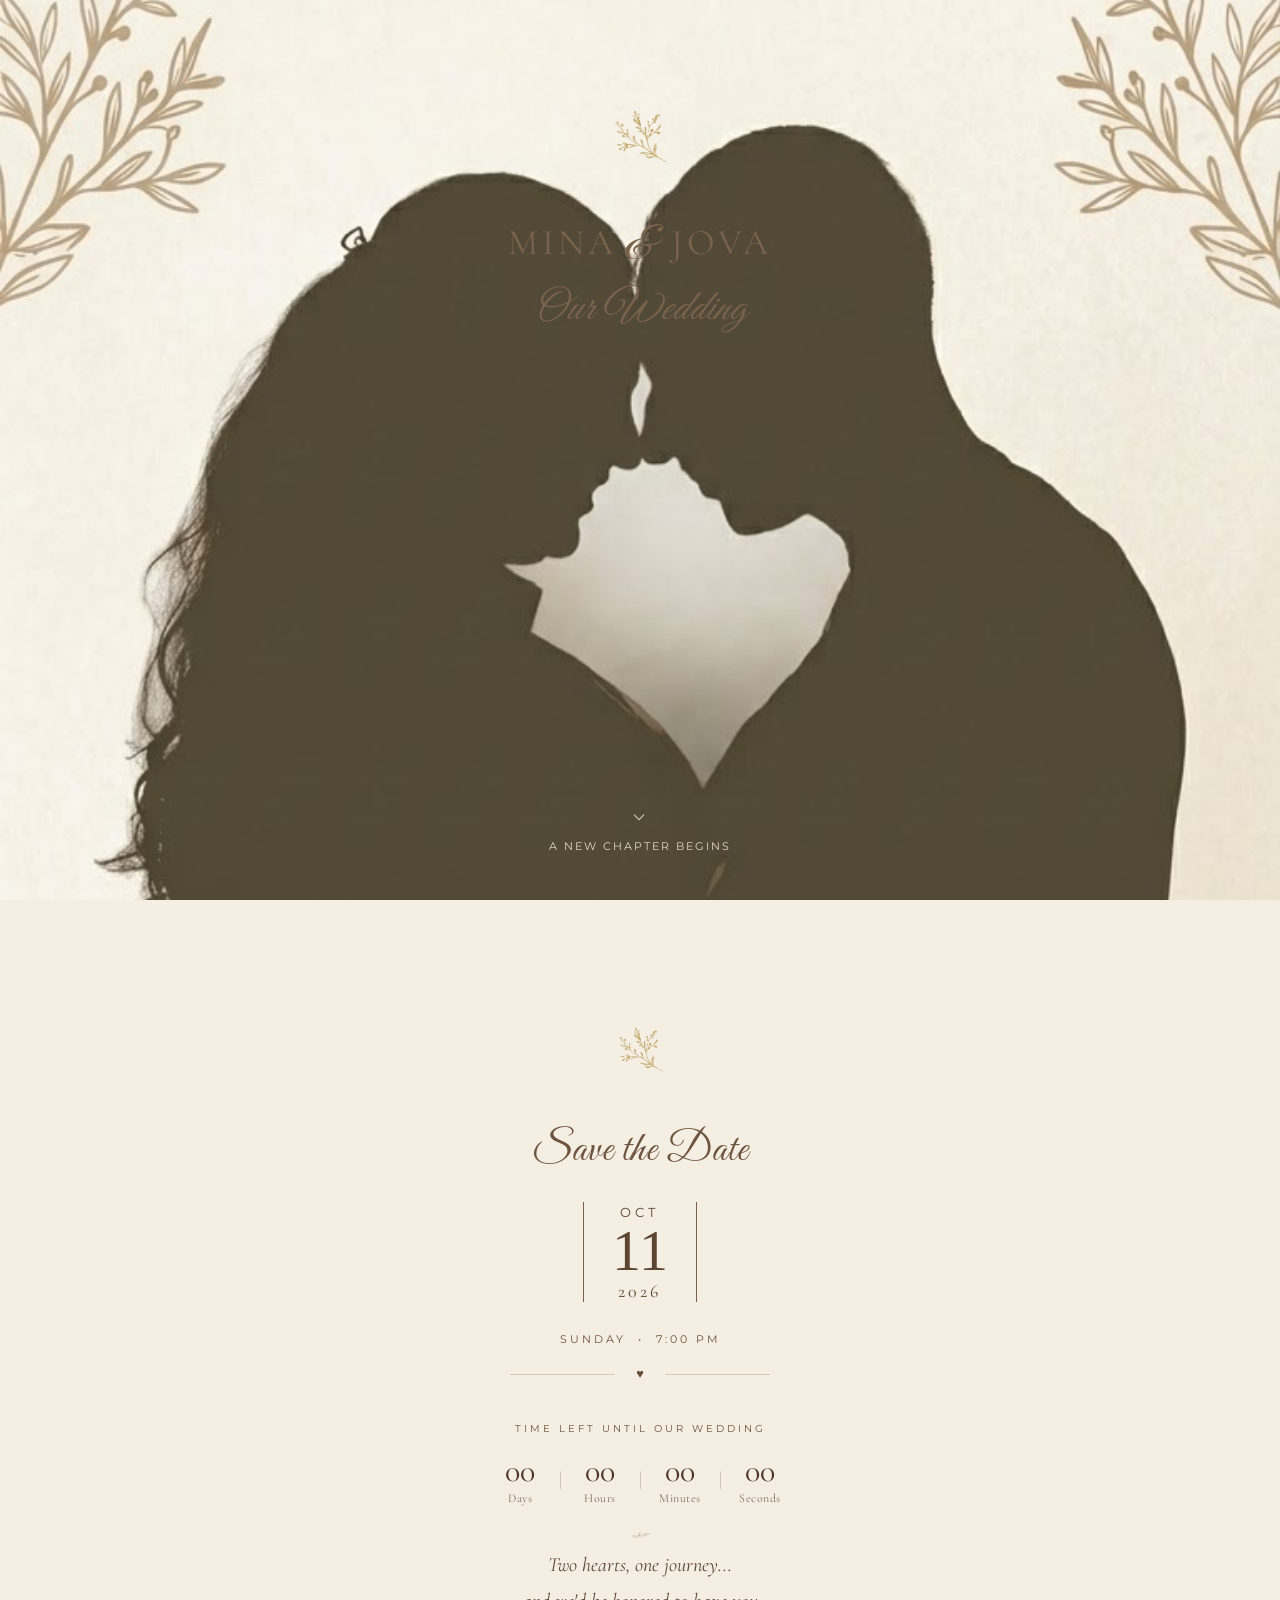
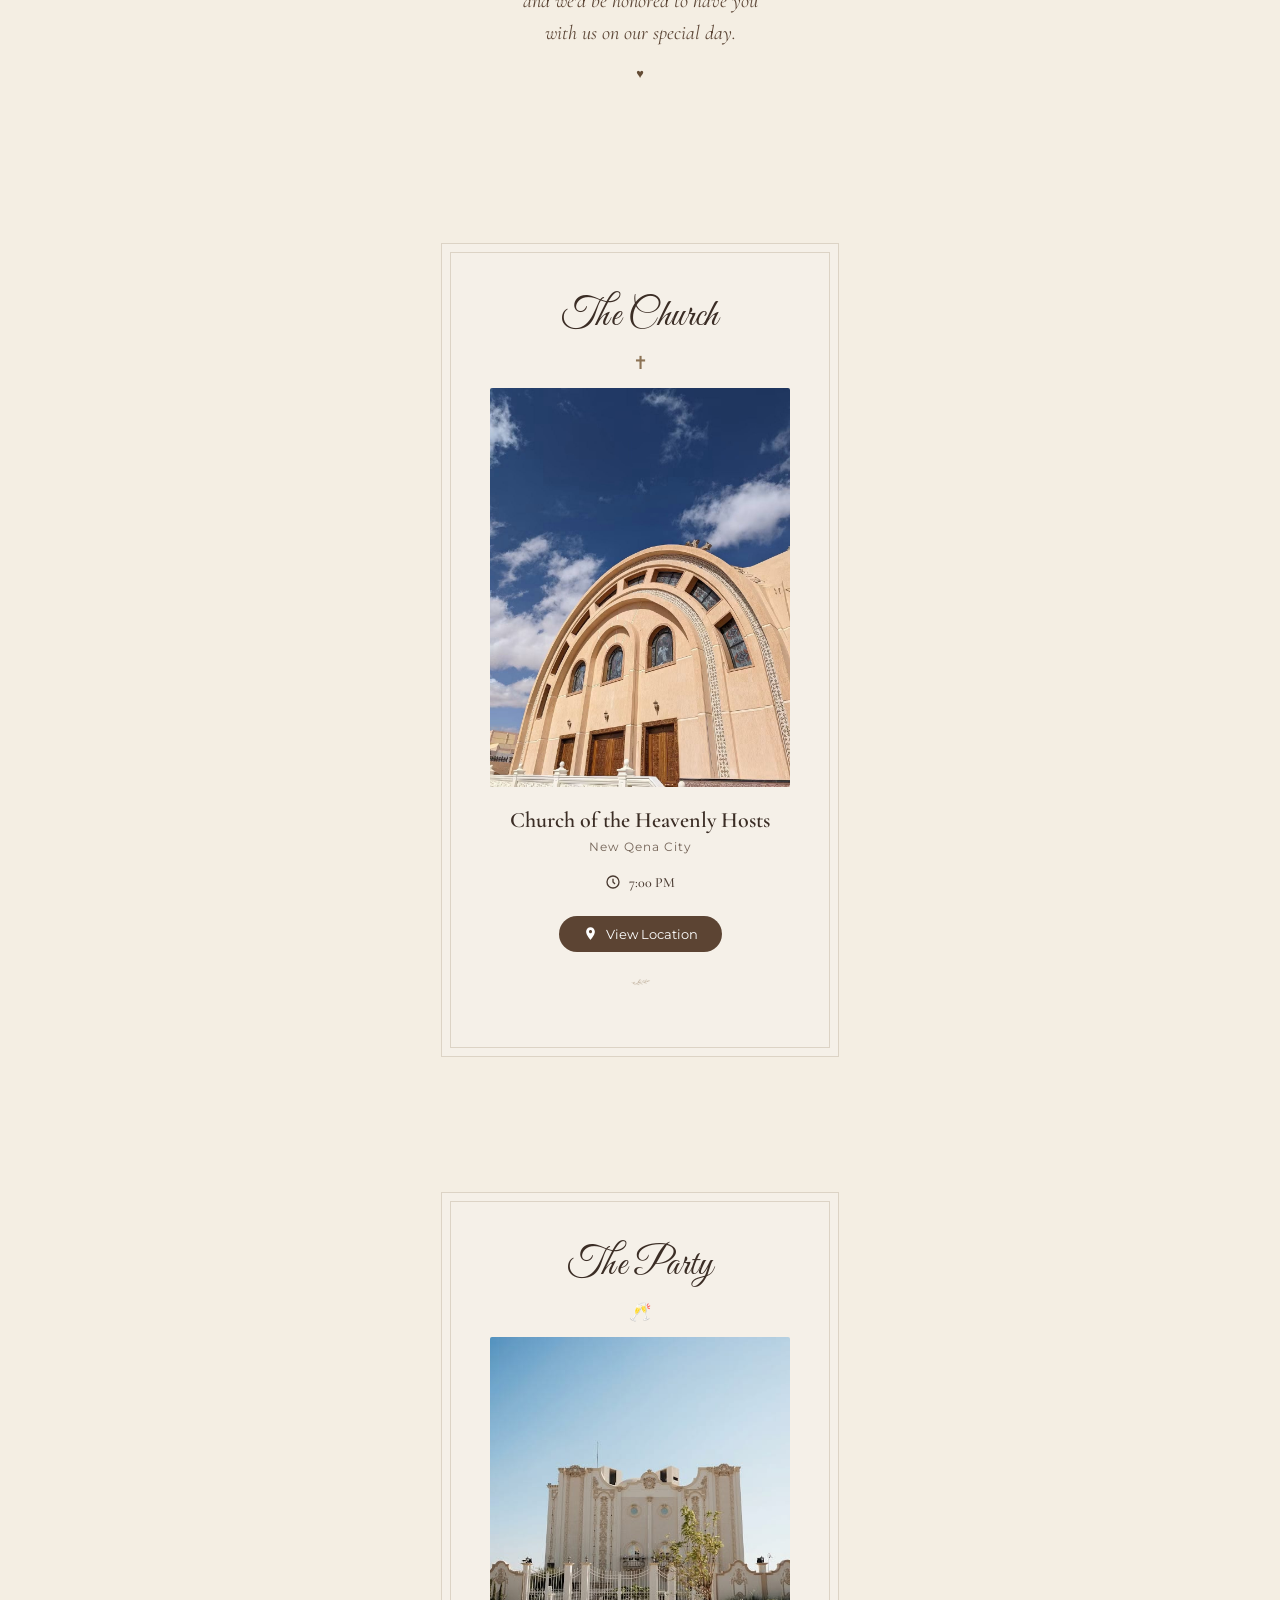
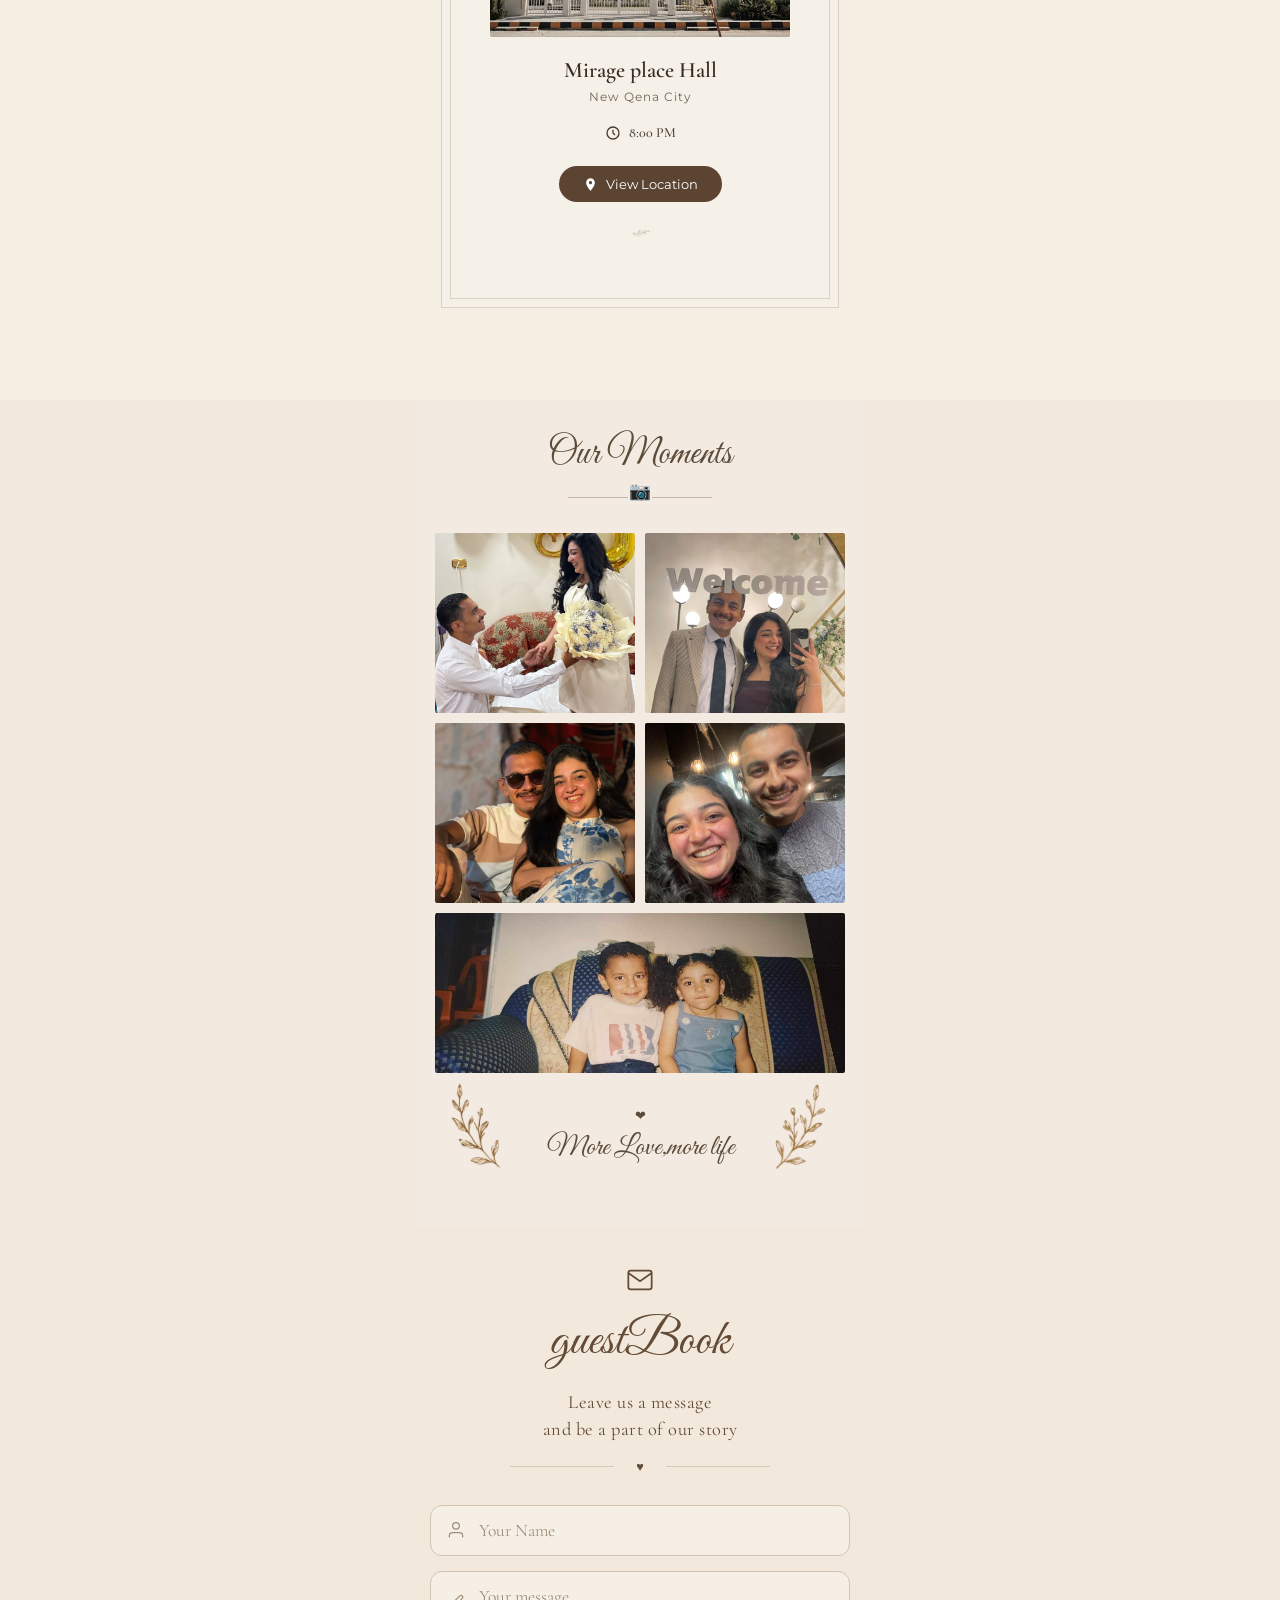
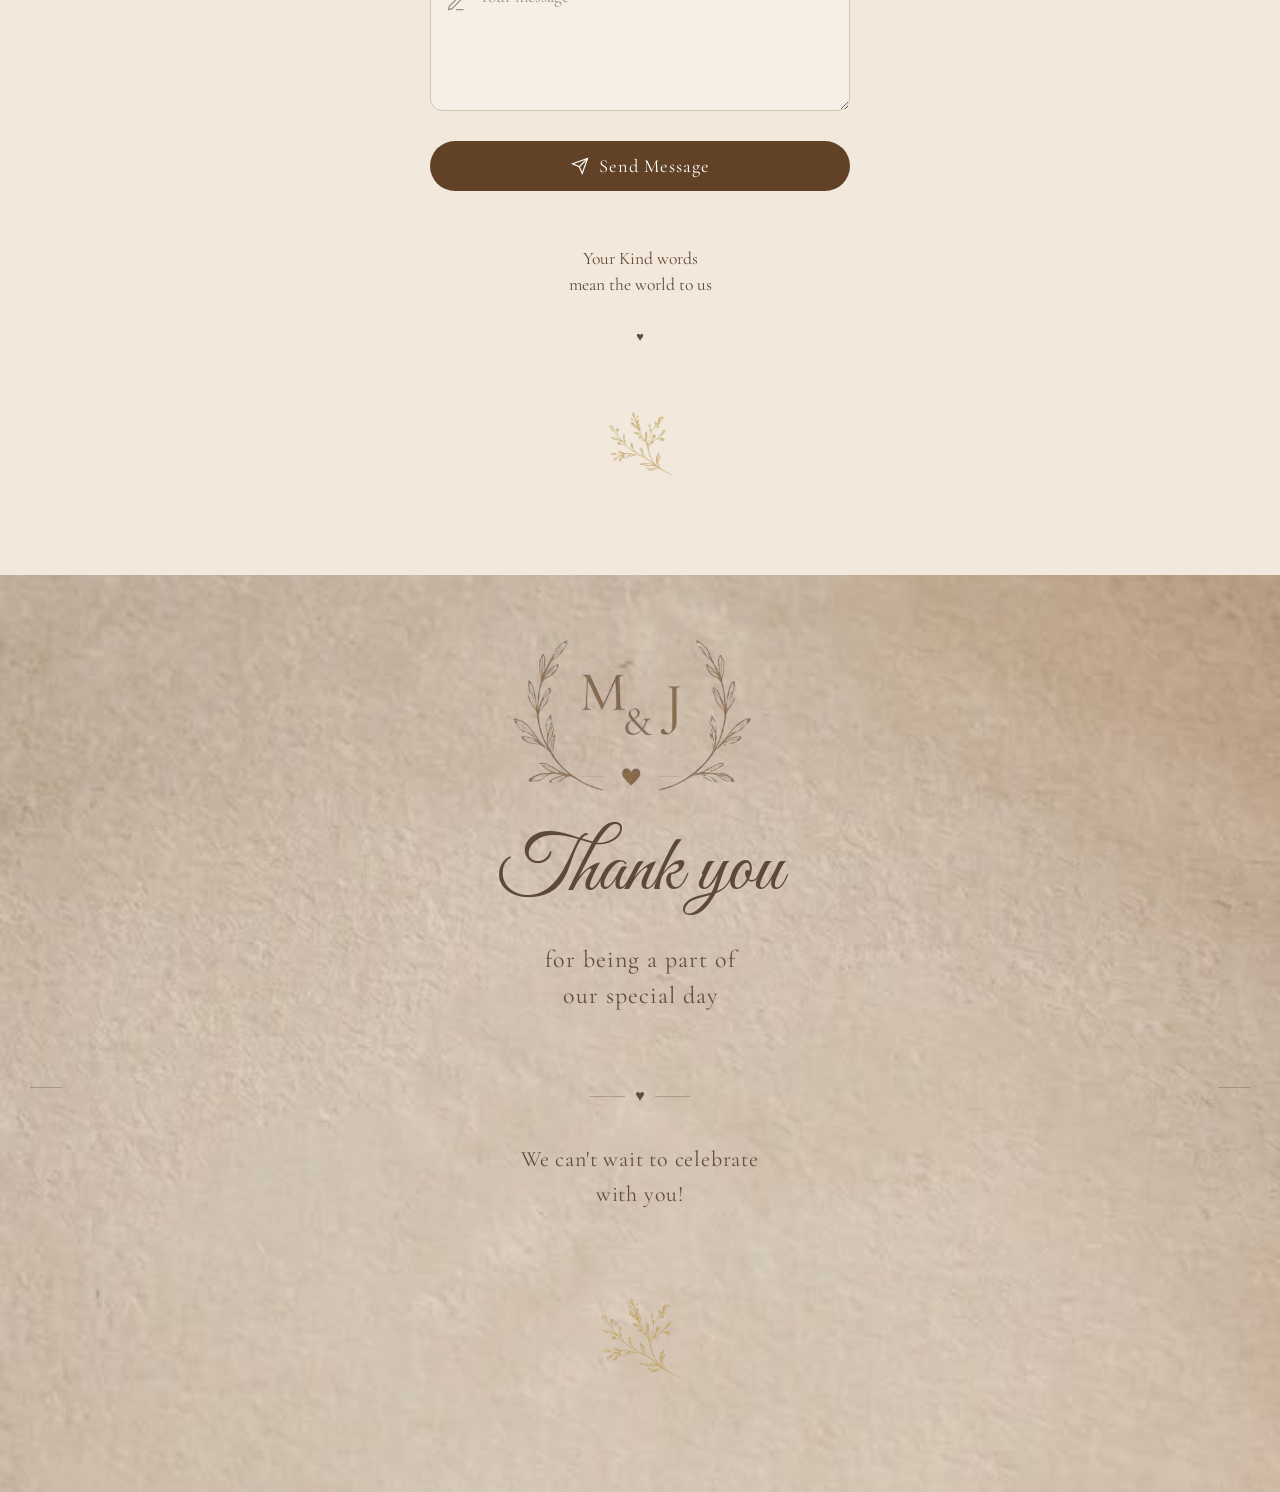
<file: index.html>
<!DOCTYPE html>
<html lang="en">
<head>
    <meta charset="UTF-8">
    <meta name="viewport" content="width=device-width, initial-scale=1.0">
    <title>Mina & Jova - Our Wedding</title>
    <link rel="icon" type="image/jpeg" href="photos/hhh.jpeg">
    <link rel="preconnect" href="https://fonts.googleapis.com">
    <link rel="preconnect" href="https://fonts.gstatic.com" crossorigin>
    <link href="https://fonts.googleapis.com/css2?family=Cormorant+Garamond:ital,wght@0,400;0,500;0,600;1,400&family=Great+Vibes&family=Montserrat:wght@300;400;500&display=swap" rel="stylesheet">
    <link href="https://fonts.googleapis.com/css2?family=Cormorant+Garamond:ital,wght@0,400;0,500;0,600;1,400&family=Great+Vibes&family=Montserrat:wght@300;400;500&family=Playfair+Display:wght@400;500;600&family=Cinzel:wght@400;500&family=Bodoni+Moda:ital,opsz,wght@0,6..96,400;0,6..96,500&display=swap" rel="stylesheet">
    <meta name="color-scheme"content="light">
    <link rel="stylesheet" href="background.css">
</head>
<body>
    <section class="hero-page">
        <div class="hero-img">
            <img src="photos/hhh.jpeg" alt="Mina&Jova">
        </div>
        <div class="hero-content">
            <div class="icon"><img src="photos/pl-removebg-preview.png" alt="Element"></div>
            <h1>
                Mina<span class="amp">&amp;</span> Jova
                <span>Our Wedding</span>
            </h1>
        </div>
        <div class="scroll-down" id="scrollTrigger">
            <span class="arrow"> ⌵ </span>
            <p>A New Chapter Begins</p>
        </div>
    </section>

    <section class="date-page">
        <div class="date-content">
            <div class="top-branch">
                <img src="photos/pl-removebg-preview.png" alt="branch">
            </div>

            <p class="save-date">Save the Date</p>

            <div class="wedding-date">
                <div class="month">
                    <span>OCT</span>
                </div>
                <div class="day">
                    <span>11</span>
                </div>
                <div class="year">
                    <span>2026</span>
                </div>
            </div>

            <p class="day-time">
                SUNDAY &nbsp;&bull;&nbsp; 7:00 PM
            </p>

            <div class="heart-line">
                <span></span>
                <b>♥</b>
                <span></span>
            </div>

            <p class="countdown-title">
                TIME LEFT UNTIL OUR WEDDING
            </p>
            
            <div class="countdown">
                <div class="countbox">
                    <span id="days">00</span>
                    <small>Days</small>
                </div>
                <div class="time-sep">|</div>
                <div class="countbox">
                    <span id="hours">00</span>
                    <small>Hours</small>
                </div>
                <div class="time-sep">|</div>
                <div class="countbox">
                    <span id="minutes">00</span>
                    <small>Minutes</small>
                </div>
                <div class="time-sep">|</div>
                <div class="countbox">
                    <span id="seconds">00</span>
                    <small>Seconds</small>
                </div>
            </div>

            <div class="bottom-branch">
                <img src="photos/WhatsApp_Image_2026-10-04_at_4.08.40_AM-removebg-preview.png" alt="branch">
            </div>

            <div class="invitation-message">
                <p>Two hearts, one journey...</p>
                <p>
                    and we'd be honored to have you <br>
                    with us on our special day.
                </p>
                <span class="footer-heart">♥</span>
            </div>
        </div>
    </section>
    <section>
        <div class="church">
            <h1>The Church</h1>
            <div class="cross">
                <span class="line"></span>
                <br>✝<br>
                <span class="line"></span>
            </div>
            <img src="photos/church.jpeg" alt="The church">
            <h3>Church of the Heavenly Hosts </h3>
            <p class="address">New Qena City</p>
            <div class="ch-time">
                <svg class="clock-icon" viewBox="0 0 24 24" fill="none" stroke="currentColor" stroke-width="2">
                    <circle cx="12" cy="12" r="9"></circle>
                    <polyline points="12 7 12 12 15 15"></polyline>
                </svg>
                <span>7:00 PM</span>
            </div>
            <div class="location">
                <a href="https://maps.app.goo.gl/4hbQ6xeEVaFsQYPV6" target="_blank">
                    <svg class="locationicon" viewBox="0 0 24 24" fill="currentColor">
                        <path d="M12 2C8.13 2 5 5.13 5 9c0 5.25 7 13 7 13s7-7.75 7-13c0-3.87-3.13-7-7-7zm0 9.5c-1.38 0-2.5-1.12-2.5-2.5s1.12-2.5 2.5-2.5 2.5 1.12 2.5 2.5-1.12 2.5-2.5 2.5z"/>
                    </svg>
                    <span>View Location</span>
                </a>
            </div>
            <div class="bottom-branch">
                <img src="photos/WhatsApp_Image_2026-10-04_at_4.08.40_AM-removebg-preview.png" alt="branch">
            </div>
        </div>
    </section>
    <section>
        <div class="church">
            <h1>The Party</h1>
            <div class="cross">
                <span class="line"></span>
                <br>🥂<br>
                <span class="line"></span>
            </div>
            <img src="photos/mirage.jpeg" alt="The church">
            <h3>Mirage place Hall </h3>
            <p class="address">New Qena City</p>
            <div class="ch-time">
                <svg class="clock-icon" viewBox="0 0 24 24" fill="none" stroke="currentColor" stroke-width="2">
                    <circle cx="12" cy="12" r="9"></circle>
                    <polyline points="12 7 12 12 15 15"></polyline>
                </svg>
                <span>8:00 PM</span>
            </div>
            <div class="location">
                <a href="https://maps.app.goo.gl/EiPr5Mc1aZHXVhtH8" target="_blank">
                    <svg class="locationicon" viewBox="0 0 24 24" fill="currentColor">
                        <path d="M12 2C8.13 2 5 5.13 5 9c0 5.25 7 13 7 13s7-7.75 7-13c0-3.87-3.13-7-7-7zm0 9.5c-1.38 0-2.5-1.12-2.5-2.5s1.12-2.5 2.5-2.5 2.5 1.12 2.5 2.5-1.12 2.5-2.5 2.5z"/>
                    </svg>
                    <span>View Location</span>
                </a>
            </div>
            <div class="bottom-branch">
                <img src="photos/WhatsApp_Image_2026-10-04_at_4.08.40_AM-removebg-preview.png" alt="branch">
            </div>
        </div>
    </section>
    <section class="gallery">
        <h1 class="title">Our Moments</h1>
        <div class="cross">
                <span class="line"></span>
                <span class="icon">📷</span>
                <span class="line"></span>
         </div>
         <div class="img">
            <img src="photos/1.jpeg" alt="1st ph" class="first">
            <img src="photos/2.jpeg" alt="2nd ph">
            <img src="photos/3.jpeg" alt="3rd">
            <img src="photos/4.jpeg" alt="5th">
            <img src="photos/kids.jpeg" alt="4th" class="full-width">
         </div>
         <div class="footeer-content">
            <div class="heart-icon">❤</div>
            <p class="gcontent">More Love,more life</p>
             <img src="photos/plant-removebg-preview.png" alt="branches" class="side-branches">
         </div>

    </section>
    <section class="guestBook-page" id="guestBook">
        <div class="guestBook-container">
            <div class="envelope-icon">
                <svg viewBox="0 0 24 24" fill="none" stroke="currentColor" stroke-width="1.5">
                    <rect x="2" y="4" width="20" height="16" rx="2"></rect>
                    <path d="M22 6L12 13L2 6"></path>
                </svg>
            </div>
            <h1>guestBook</h1>
            <p class="subtitle">
                Leave us a message<br>
                and be a part of our story
            </p>
            <div class="heart-line">
                <span></span>
                <b>♥</b>
                <span></span>
            </div>

            <form class="guestBook-form" id="guestBookform">
                <div class="input-group">
                    <svg class="input-icon" viewBox="0 0 24 24" fill="none" stroke="currentColor" stroke-width="1.5">
                        <path d="M20 21v-2a4 4 0 0 0-4-4H8a4 4 0 0 0-4 4v2"></path>
                        <circle cx="12" cy="7" r="4"></circle>
                    </svg>
                    <input type="text" id="guestName" placeholder="Your Name" required>
                </div>
                <div class="input-group">
                    <svg class="input-icon pencil-icon" viewBox="0 0 24 24" fill="none" stroke="currentColor" stroke-width="1.5">
                        <path d="M12 20h9"></path>
                        <path d="M16.5 3.5a2.121 2.121 0 0 1 3 3L7 19l-4 1 1-4L16.5 3.5z"></path>
                    </svg>
                    <textarea id="guestMessage" placeholder="Your message" rows="4" required></textarea>
                </div>

                <button type="submit" class="send-btn">
                    <svg viewBox="0 0 24 24" fill="none" stroke="currentColor" stroke-width="1.5">
                        <line x1="22" y1="2" x2="11" y2="13"></line>
                        <polygon points="22 2 15 22 11 13 2 9 22 2"></polygon>
                    </svg>
                    <span>Send Message</span>
                </button>
            </form>
            <div class="guestBook-footer">
                <p id="guestBookStatus"></p>
                <p>Your Kind words<br>mean the world to us</p>
                <span class="footer-heart">♥</span>
                <div class="bottom-branch">
                    <img src="photos/pl-removebg-preview.png" alt="branch">
                </div>
            </div>
            
        </div>
    </section>
    <section class="last-page">
        <img class="last-bg" src="photos/back.jpeg" alt="last-page" loading="eager">
        <img class="monogram" src="photos/M_J-removebg-preview.png" alt="M&J">
        <h1>Thank you</h1>
        <p>for being a part of<br>our special day</p>
        <div class="footer-heart">
            <span class="footer-heart">♥</span>
        </div>
        <div class="lastletters">
            <p>We can't wait to celebrate <br>with you!</p>
        </div>
        <div class="bottom-branch">
            <img src="photos/pl-removebg-preview.png" alt="branch">
        </div>
    </section>


<audio id="bgMusic" loop preload="auto">
    <source src="photos/audio.mp3" type="audio/mpeg">
</audio>
    <script src="background.js"></script>
</body>
</html>
</file>
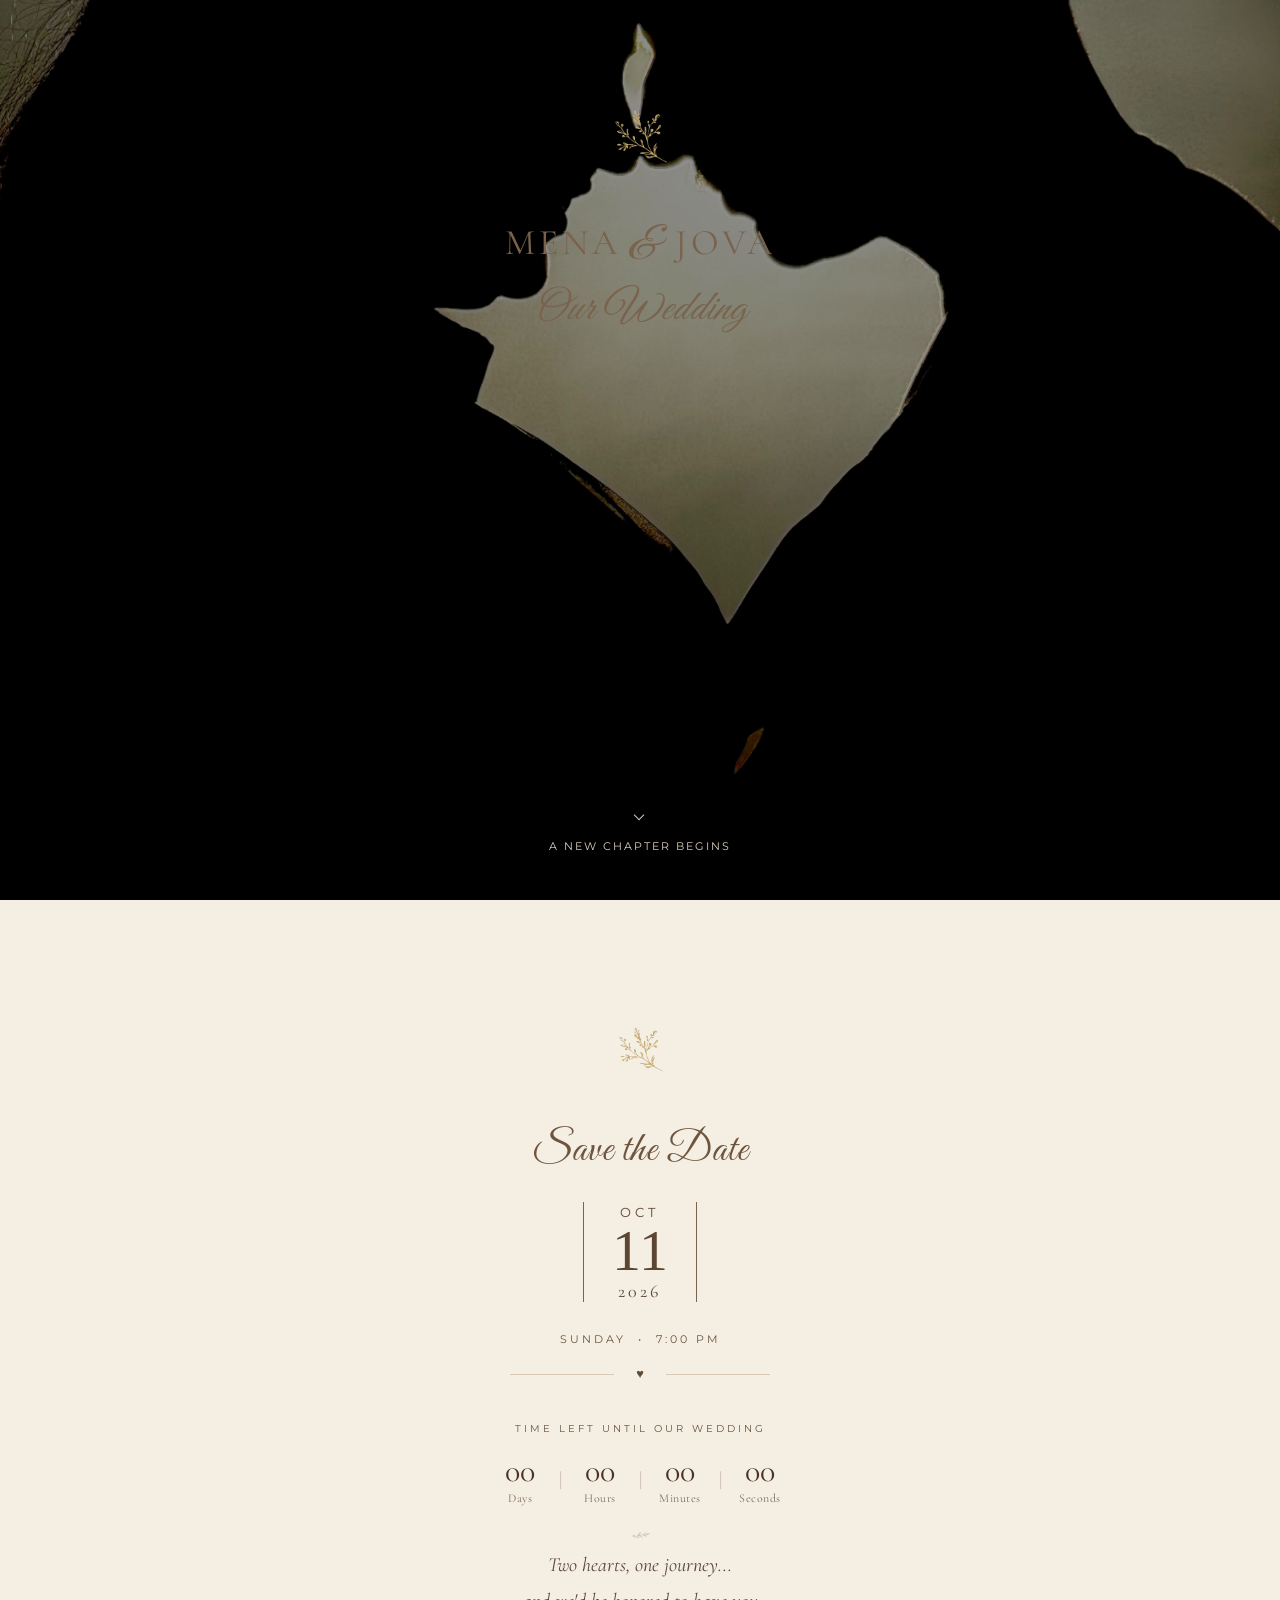
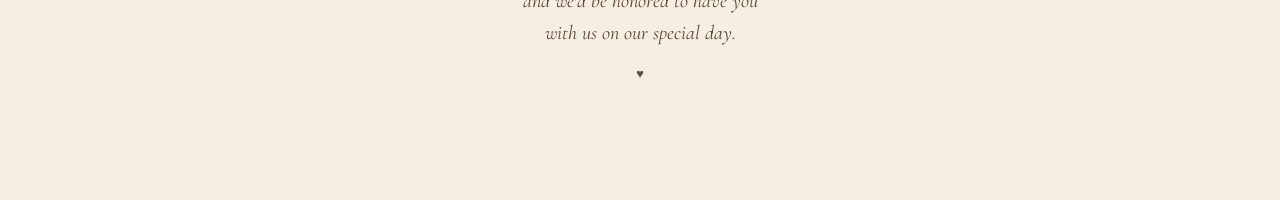
<file: background.html>
<!DOCTYPE html>
<html lang="en">
<head>
    <meta charset="UTF-8">
    <meta name="viewport" content="width=device-width, initial-scale=1.0">
    <title>Mena & Jova - Our Wedding</title>

    <link rel="preconnect" href="https://fonts.googleapis.com">
    <link rel="preconnect" href="https://fonts.gstatic.com" crossorigin>
    <link href="https://fonts.googleapis.com/css2?family=Cormorant+Garamond:ital,wght@0,400;0,500;0,600;1,400&family=Great+Vibes&family=Montserrat:wght@300;400;500&display=swap" rel="stylesheet">
    <link href="https://fonts.googleapis.com/css2?family=Cormorant+Garamond:ital,wght@0,400;0,500;0,600;1,400&family=Great+Vibes&family=Montserrat:wght@300;400;500&family=Playfair+Display:wght@400;500;600&family=Cinzel:wght@400;500&family=Bodoni+Moda:ital,opsz,wght@0,6..96,400;0,6..96,500&display=swap" rel="stylesheet">

    <link rel="stylesheet" href="background.css">
</head>
<body>
    <section class="hero-page">
        <div class="hero-img">
            <img src="photos/heart.jpeg" alt="Mena&Jova">
        </div>
        <div class="hero-content">
            <div class="icon"><img src="photos/pl-removebg-preview.png" alt="Element"></div>
            <h1>
                Mena<span class="amp">&amp;</span> Jova
                <span>Our Wedding</span>
            </h1>
        </div>
        <div class="scroll-down">
            <span class="arrow"> ⌵ </span>
            <p>A New Chapter Begins</p>
        </div>
    </section>

    <section class="date-page">
        <div class="date-content">
            <div class="top-branch">
                <img src="photos/pl-removebg-preview.png" alt="branch">
            </div>

            <p class="save-date">Save the Date</p>

            <div class="wedding-date">
                <div class="month">
                    <span>OCT</span>
                </div>
                <div class="day">
                    <span>11</span>
                </div>
                <div class="year">
                    <span>2026</span>
                </div>
            </div>

            <p class="day-time">
                SUNDAY &nbsp;&bull;&nbsp; 7:00 PM
            </p>

            <div class="heart-line">
                <span></span>
                <b>♥</b>
                <span></span>
            </div>

            <p class="countdown-title">
                TIME LEFT UNTIL OUR WEDDING
            </p>
            
            <div class="countdown">
                <div class="countbox">
                    <span id="days">00</span>
                    <small>Days</small>
                </div>
                <div class="time-sep">|</div>
                <div class="countbox">
                    <span id="hours">00</span>
                    <small>Hours</small>
                </div>
                <div class="time-sep">|</div>
                <div class="countbox">
                    <span id="minutes">00</span>
                    <small>Minutes</small>
                </div>
                <div class="time-sep">|</div>
                <div class="countbox">
                    <span id="seconds">00</span>
                    <small>Seconds</small>
                </div>
            </div>

            <div class="bottom-branch">
                <img src="photos/WhatsApp_Image_2026-10-04_at_4.08.40_AM-removebg-preview.png" alt="branch">
            </div>

            <div class="invitation-message">
                <p>Two hearts, one journey...</p>
                <p>
                    and we'd be honored to have you <br>
                    with us on our special day.
                </p>
                <span class="footer-heart">♥</span>
            </div>
        </div>
    </section>

    <script src="background.js"></script>
</body>
</html>
</file>
<file: background.css>
/* ==========================================
   المتغيرات والإعدادات الأساسية
   ========================================== */
:root {
    --bg-color: #f2e9dc;
    --text-color: #634b35;
    --input-bg: rgba(255, 255, 255, 0.25);
    --input-border: #d3c4b1;
    --btn-bg: #614227;
    --btn-text: #ffffff;
    --placeholder-color: #a08f7d;
}

html, body {
    margin: 0;
    padding: 0;
    width: 100%;
    color-scheme: light;
    -webkit-text-size-adjust: 100%;
    display: block;
}

body {
    background-color: var(--bg-color);
    font-family: 'Cormorant Garamond', serif;
    color: var(--text-color);
}

/* ==========================================
   1. Hero Page Section
   ========================================== */
.hero-page {
    width: 100%;
    min-height: 100svh;
    position: relative;
    overflow: hidden;
    background: #f4eee3;
    display: flex;
    justify-content: center;
    align-items: center;
    padding: 0;
    box-sizing: border-box;
    touch-action: none;
}

.hero-img {
    position: absolute;
    inset: 0;
    width: 100%;
    height: 100%;
    z-index: 1;
    overflow: hidden;
}

.hero-img img {
    width: 100%;
    height: 100%;
    object-fit: cover;
    object-position: center center;
    display: block;
}

.hero-content {
    position: absolute;
    z-index: 2;
    top: 8%;
    left: 50%;
    transform: translateX(-50%);
    text-align: center;
    width: 90%;
    max-width: 500px;
}

.hero-content h1 {
    font-family: "Cormorant Garamond", serif;
    font-size: clamp(26px, 5vw, 36px);
    font-weight: 400;
    color: #7a634d;
    margin: 0;
    text-transform: uppercase;
    letter-spacing: 4px;
    line-height: 1.2;
}

.hero-content h1 span {
    font-family: 'Great Vibes', cursive;
    font-size: clamp(28px, 6vw, 42px);
    letter-spacing: 1px;
    font-style: italic;
    font-weight: 400;
    text-transform: none;
    display: block;
    margin-top: 10px;
    color: #7a634d;
}

.hero-content h1 .amp {
    font-family: 'Great Vibes', cursive;
    font-size: 1.3em;
    color: #7a634d;
    text-transform: none;
    font-weight: 400;
    margin: 0 6px;
    display: inline-block;
    vertical-align: middle;
}

.icon {
    display: flex;
    justify-content: center;
    margin-bottom: 12px;
}

.icon img {
    width: clamp(45px, 12vw, 65px);
    height: auto;
    display: block;
    mix-blend-mode: multiply;
}

.scroll-down {
    position: absolute;
    z-index: 2;
    opacity: 0.9;
    bottom: 4%;
    left: 50%;
    transform: translateX(-50%);
    display: flex;
    flex-direction: column;
    align-items: center;
    gap: 5px;
    font-family: "Montserrat", sans-serif;
    font-size: 11px;
    white-space: nowrap;
    letter-spacing: 2px;
    text-transform: uppercase;
    color: #f4e8d1;
}

.scroll-down .arrow {
    display: block;
    font-size: 20px;
    line-height: 1;
}

/* ==========================================
   2. Date Page Section
   ========================================== */
.date-page {
    width: 100%;
    min-height: 100svh;
    background: #f4eee3;
    display: flex;
    justify-content: center;
    align-items: center;
    text-align: center;
    padding: 60px 25px;
    color: #c4b5a5;
    box-sizing: border-box;
}

.date-content {
    width: 100%;
    max-width: 450px;
    display: flex;
    flex-direction: column;
    align-items: center;
}

.top-branch img {
    width: 55px;
    height: auto;
    margin-bottom: 15px;
    display: block;
}

.save-date {
    font-family: 'Great Vibes', cursive;
    font-size: 42px;
    letter-spacing: 1px;
    color: #6d543e;
    margin: 0 0 20px 0;
}

.wedding-date {
    display: inline-flex;
    flex-direction: column;
    justify-content: center;
    align-items: stretch;
    border-left: 1px solid #7a634d;
    border-right: 1px solid #7a634d;
    padding: 0 28px;
    margin: 5px 0 20px;
}

.month span {
    font-family: "Montserrat", sans-serif;
    font-size: 13px;
    letter-spacing: 4px;
    color: #5c4632;
}

.day span {
    font-family: "barkshire swash", serif;
    font-size: 58px;
    line-height: 1;
    font-weight: 500;
    color: #5c4632;
}

.year span {
    font-family: "Cormorant Garamond", serif;
    font-size: 18px;
    letter-spacing: 3px;
    color: #5c4632;
}

.day-time {
    font-family: "Montserrat", sans-serif;
    font-size: 11px;
    letter-spacing: 3px;
    color: #6d543e;
    margin: 10px 0 20px;
    text-transform: uppercase;
}

/* خط القلب (مستخدم في صفحة التاريخ والـ guestBook) */
.heart-line {
    display: flex;
    align-items: center;
    justify-content: center;
    width: 100%;
    max-width: 260px;
    gap: 12px;
    margin: 0 auto 30px auto;
}

.heart-line span {
    flex: 1;
    height: 1px;
    background-color: #d8c8b5;
}

.heart-line b {
    font-size: 0.8rem;
    color: var(--text-color);
    padding: 0 10px;
}

.countdown-title {
    font-family: "Montserrat", sans-serif;
    font-size: 10px;
    letter-spacing: 3px;
    text-transform: uppercase;
    color: #6d543e;
    margin-bottom: 20px;
}

.countdown {
    display: flex;
    justify-content: center;
    align-items: center;
    gap: 16px;
    margin-bottom: 20px;
}

.countbox {
    display: flex;
    flex-direction: column;
    align-items: center;
    min-width: 45px;
}

.countbox span {
    font-family: "Cormorant Garamond", serif;
    line-height: 1;
    font-size: 32px;
    color: #4b3527;
}

.countbox small {
    font-family: "Cormorant Garamond", serif;
    margin-top: 4px;
    font-size: 12px;
    letter-spacing: 0.5px;
    text-transform: capitalize;
    color: #806b58;
}

.time-sep {
    color: #c4b5a5;
    font-weight: 300;
    font-size: 20px;
    line-height: 1;
}

.invitation-message {
    font-family: "Cormorant Garamond", serif;
    color: #5d4737;
    font-size: 20px;
    line-height: 1.6;
    font-style: italic;
}

.invitation-message p {
    margin: 4px 0;
}

/* القلب الصغير (عام) */
.footer-heart {
    display: block;
    margin-top: 15px;
    margin-bottom: 20px;
    font-size: 0.8rem;
    color: var(--text-color);
}

/* ==========================================
   3. Church / Party Sections
   ========================================== */
section:has(.church) {
    display: flex;
    justify-content: center;
    align-items: center;
    min-height: 100vh;
    padding: 40px 20px;
    box-sizing: border-box;
    background-color: #f4eee3;
}

.church {
    background-color: #f5f0e8;
    border: 1px solid #dcd3c5;
    outline: 8px solid #f5f0e8;
    box-shadow: 0 0 0 9px #dcd3c5;

    max-width: 380px;
    width: 100%;
    padding: 40px 20px;
    text-align: center;
    box-sizing: border-box;
    color: #4a3b32;
    margin: 0 auto;
}

.church h1 {
    font-family: 'Great Vibes', cursive;
    font-size: 38px;
    font-weight: normal;
    margin: 0 0 10px 0;
    color: #3b2d25;
}

.church .cross {
    font-size: 18px;
    color: #8c7355;
    margin: 10px 0 20px;
    line-height: 0.5;
}

.church img {
    width: 100%;
    max-width: 300px;
    height: auto;
    border-radius: 2px;
    display: block;
    margin: 0 auto 20px auto;
}

.church h3 {
    font-family: "Cormorant Garamond", serif;
    font-size: 22px;
    font-weight: 600;
    margin: 0 0 6px 0;
    color: #3b2d25;
}

.church .address {
    font-family: "Montserrat", sans-serif;
    font-size: 12px;
    letter-spacing: 1px;
    color: #736357;
    margin: 0 0 20px 0;
}

.ch-time {
    display: flex;
    align-items: center;
    justify-content: center;
    gap: 8px;
    margin-bottom: 25px;
    color: #4a3b32;
    font-size: 14px;
    font-weight: 500;
}

.clock-icon {
    width: 16px;
    height: 16px;
    stroke: #4a3b32;
}

.location {
    margin-bottom: 25px;
}

.location a {
    display: inline-flex;
    align-items: center;
    justify-content: center;
    gap: 8px;
    background-color: #5c4433;
    color: #ffffff !important;
    padding: 10px 24px;
    border-radius: 50px;
    text-decoration: none !important;
    font-family: "Montserrat", sans-serif;
    font-size: 13px;
    transition: background-color 0.3s ease;
}

.location a:hover {
    background-color: #423023;
}

.locationicon {
    width: 15px;
    height: 15px;
    fill: #ffffff;
}

/* الغصن السفلي (عام) */
.bottom-branch img {
    width: 80px;
    height: auto;
    opacity: 0.8;
}

/* ==========================================
   Gallery Section
   ========================================== */
.gallery {
    background-color: #f3eae1;
    max-width: 450px;
    margin: 0 auto;
    padding: 30px 20px 20px 20px;
    text-align: center;
    box-sizing: border-box;
    position: relative;
}

.gallery .title {
    font-family: 'Great Vibes', 'Dancing Script', cursive;
    font-size: 2.4rem;
    color: #5c4b38;
    margin: 0 0 5px 0;
    font-weight: normal;
}

.gallery .cross {
    display: flex;
    align-items: center;
    justify-content: center;
    gap: 1px;
    margin-bottom: 20px;
    color: #5c4b38;
    font-size: 0.9rem;
}

.gallery .cross .line {
    height: 1px;
    width: 60px;
    background-color: #c4b5a5;
    display: inline-block;
}

.gallery .cross .icon {
    font-size: 1.1rem;
    line-height: 1;
}

.gallery .img {
    display: grid;
    grid-template-columns: repeat(2, 1fr);
    gap: 10px;
    margin-bottom: 25px;
}

.gallery .img img {
    width: 100%;
    height: 180px;
    object-fit: cover;
    object-position: top;
    display: block;
    border-radius: 2px;
}

.gallery .img img.full-width {
    grid-column: span 2;
    height: 160px;
}

.gallery .img img:first-child {
    object-position: bottom !important;
}

.gallery .footeer-content {
    position: relative;
    padding-top: 10px;
    padding-bottom: 40px;
}

.gallery .heart-icon {
    font-size: 0.8rem;
    color: #5c4b38;
    margin-bottom: 5px;
}

.gallery .gcontent {
    font-family: 'Great Vibes', 'Dancing Script', cursive;
    font-size: 1.8rem;
    color: #5c4b38;
    margin: 0;
}

.gallery .side-branches {
    position: absolute;
    bottom: 0;
    left: 0;
    width: 100%;
    height: auto;
    pointer-events: none;
}

/* ==========================================
   4. GuestBook Section
   ========================================== */
.guestBook-page {
    display: flex;
    justify-content: center;
    align-items: center;
    min-height: 100vh;
    padding: 40px 20px;
    box-sizing: border-box;
    background-color: var(--bg-color);
}

.guestBook-container {
    width: 100%;
    max-width: 420px;
    text-align: center;
    display: flex;
    flex-direction: column;
    align-items: center;
}

.envelope-icon svg {
    width: 28px;
    height: 28px;
    stroke: var(--text-color);
    margin-bottom: 10px;
}

.guestBook-container h1 {
    font-family: 'Great Vibes', cursive;
    font-size: 3.2rem;
    font-weight: normal;
    color: var(--text-color);
    margin: 0 0 15px 0;
}

.subtitle {
    font-size: 1.15rem;
    line-height: 1.5;
    color: var(--text-color);
    margin: 0 0 15px 0;
    letter-spacing: 0.5px;
}

.guestBook-form {
    width: 100%;
    display: flex;
    flex-direction: column;
    gap: 15px;
}

.input-group {
    position: relative;
    width: 100%;
}

.input-icon {
    position: absolute;
    left: 16px;
    top: 50%;
    transform: translateY(-50%);
    width: 20px;
    height: 20px;
    stroke: var(--placeholder-color);
    pointer-events: none;
}

.input-icon.pencil-icon {
    top: 22px;
    transform: none;
}

.input-group input,
.input-group textarea {
    width: 100%;
    padding: 14px 16px 14px 48px;
    background-color: var(--input-bg);
    border: 1px solid var(--input-border);
    border-radius: 12px;
    font-family: 'Cormorant Garamond', serif;
    font-size: 1.1rem;
    color: var(--text-color);
    box-sizing: border-box;
    outline: none;
    transition: border-color 0.3s ease, background-color 0.3s ease;
}

.input-group input::placeholder,
.input-group textarea::placeholder {
    color: var(--placeholder-color);
}

.input-group input:focus,
.input-group textarea:focus {
    border-color: var(--text-color);
    background-color: rgba(238, 230, 218, 0.8);
}

.input-group textarea {
    resize: vertical;
    min-height: 140px;
}

.send-btn {
    width: 100%;
    padding: 14px;
    background-color: var(--btn-bg);
    color: var(--btn-text);
    border: none;
    border-radius: 25px;
    font-family: 'Cormorant Garamond', serif;
    font-size: 1.15rem;
    letter-spacing: 1px;
    cursor: pointer;
    display: flex;
    align-items: center;
    justify-content: center;
    gap: 10px;
    margin-top: 10px;
    transition: background-color 0.3s ease, transform 0.1s ease;
}

.send-btn:hover {
    background-color: #4a321d;
}

.send-btn:active {
    transform: scale(0.99);
}

.send-btn svg {
    width: 18px;
    height: 18px;
    stroke: var(--btn-text);
}

.guestBook-footer {
    margin-top: 40px;
    display: flex;
    flex-direction: column;
    align-items: center;
}

.guestBook-footer p {
    font-size: 1.1rem;
    line-height: 1.5;
    margin: 0 0 15px 0;
}

/* ==========================================
   5. Last Page Section
   ========================================== */
.last-page {
    position: relative;
    width: 100%;
    min-height: 100svh;
    display: flex;
    flex-direction: column;
    align-items: center;
    justify-content: center;
    text-align: center;
    padding: 40px 20px;
    box-sizing: border-box;
    color: #614d3b;
    font-family: 'Cormorant Garamond', serif;
    background-color: #e8ded1;
    overflow: hidden;
}

/* خلفية الصفحة */
.last-page > .last-bg {
    position: absolute;
    top: 0;
    left: 0;
    width: 100%;
    height: 100%;
    object-fit: cover;
    z-index: 0;
}

/* كل العناصر فوق الخلفية */
.last-page > *:not(.last-bg) {
    position: relative;
    z-index: 1;
}

/* الشعار */
.last-page .monogram {
    width: min(60vw, 260px);
    height: auto;
    display: block;
    margin: 0 auto;
}

/* Thank you */
.last-page h1 {
    font-family: 'Great Vibes', cursive;
    font-size: clamp(48px, 15vw, 80px);
    font-weight: normal;
    line-height: 1.1;
    margin: 3vh 0 0 0;
    color: #5c4939;
}

/* النص الرئيسي */
.last-page > p {
    font-size: clamp(18px, 5vw, 24px);
    line-height: 1.5;
    letter-spacing: 1px;
    margin: 3vh 0 0 0;
    text-transform: lowercase;
}

/* القلب والخطوط */
.last-page .footer-heart {
    display: flex;
    align-items: center;
    justify-content: center;
    width: 100%;
    margin: 4vh 0 2vh 0;
}

.last-page .footer-heart span {
    font-size: 1rem;
    color: #614d3b;
    font-variant-emoji: text;
}

.last-page .footer-heart::before,
.last-page .footer-heart::after {
    content: "";
    width: 35px;
    height: 1px;
    background-color: rgba(97, 77, 59, 0.35);
    margin: 0 10px;
}

/* النص السفلي */
.last-page .lastletters p {
    font-size: clamp(17px, 4.8vw, 22px);
    line-height: 1.6;
    letter-spacing: 0.8px;
    margin: 0;
}

/* الغصن */
.last-page .bottom-branch img {
    width: min(22vw, 100px);
    height: auto;
    margin-top: 3vh;
    opacity: 0.85;
}

#musicBtn {
    position: fixed;
    right: 15px;
    bottom: 20px;

    width: 32px;
    height: 32px;

    border: none;
    border-radius: 50%;

    background: rgba(255, 255, 255, 0.75);
    color: #8b6f47;

    font-size: 18px;
    cursor: pointer;

    z-index: 9999;

    display: flex;
    align-items: center;
    justify-content: center;

    box-shadow: 0 2px 8px rgba(0, 0, 0, 0.15);
}
</file>
